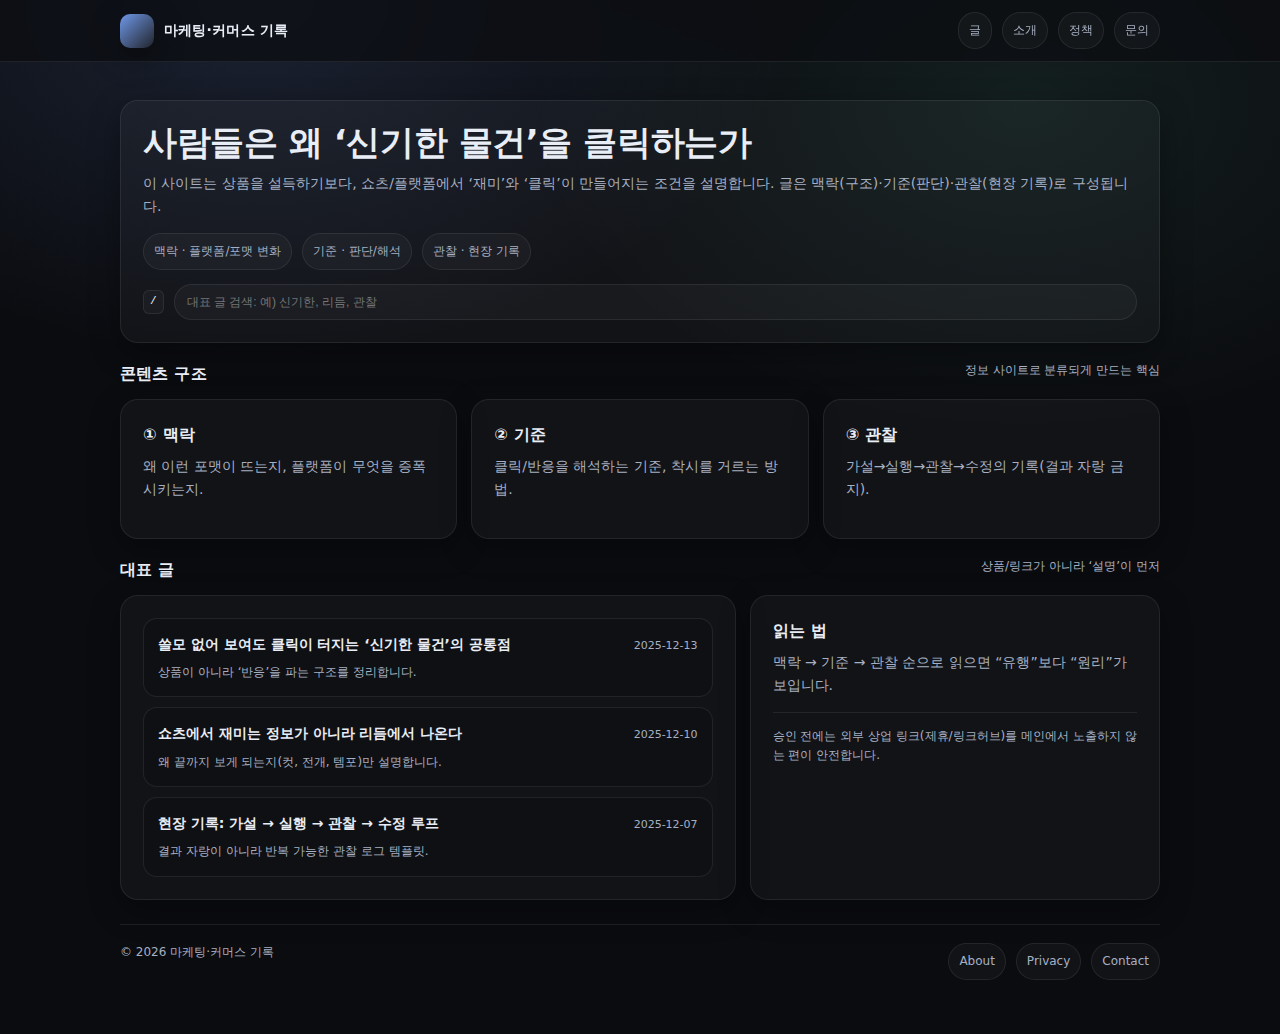
<file: index.html>
<!DOCTYPE html>
<html lang="ko">
  <head>
    <meta charset="utf-8" />
    <meta name="viewport" content="width=device-width,initial-scale=1" />
    <title>마케팅·커머스 기록</title>
    <meta
      name="description"
      content="한국 커머스 환경에서 ‘클릭/재미/유입’이 만들어지는 방식을 기록합니다."
    />
    <link rel="stylesheet" href="assets/style.css" />
  </head>
  <body>
    <div class="topbar">
      <div class="inner">
        <a class="brand" href="/">
          <div class="logo" aria-hidden="true"></div>
          <strong>마케팅·커머스 기록</strong>
        </a>
        <nav class="nav" aria-label="주요 메뉴">
          <a class="pill" href="posts/">글</a>
          <a class="pill" href="about.html">소개</a>
          <a class="pill" href="privacy.html">정책</a>
          <a class="pill" href="contact.html">문의</a>
        </nav>
      </div>
    </div>

    <main class="wrap">
      <section class="card pad" style="margin-top: 18px">
        <h1>사람들은 왜 ‘신기한 물건’을 클릭하는가</h1>
        <p class="lead">
          이 사이트는 상품을 설득하기보다, 쇼츠/플랫폼에서 ‘재미’와 ‘클릭’이
          만들어지는 조건을 설명합니다. 글은 맥락(구조)·기준(판단)·관찰(현장
          기록)로 구성됩니다.
        </p>
        <div style="display: flex; gap: 10px; flex-wrap: wrap">
          <span class="pill">맥락 · 플랫폼/포맷 변화</span>
          <span class="pill">기준 · 판단/해석</span>
          <span class="pill">관찰 · 현장 기록</span>
        </div>

        <div
          style="
            margin-top: 14px;
            display: flex;
            gap: 10px;
            flex-wrap: wrap;
            align-items: center;
          "
        >
          <span class="kbd">/</span>
          <input
            id="q"
            placeholder="대표 글 검색: 예) 신기한, 리듬, 관찰"
            style="
              flex: 1;
              min-width: 220px;
              padding: 10px 12px;
              border-radius: 999px;
              border: 1px solid var(--line);
              background: rgba(255, 255, 255, 0.03);
              color: var(--text);
              outline: 0;
              font-size: 12px;
            "
          />
        </div>
      </section>

      <section>
        <div class="section-title">
          <h2>콘텐츠 구조</h2>
          <p>정보 사이트로 분류되게 만드는 핵심</p>
        </div>
        <div class="grid-3">
          <div class="card pad">
            <h2>① 맥락</h2>
            <p class="lead" style="margin-top: 8px">
              왜 이런 포맷이 뜨는지, 플랫폼이 무엇을 증폭시키는지.
            </p>
          </div>
          <div class="card pad">
            <h2>② 기준</h2>
            <p class="lead" style="margin-top: 8px">
              클릭/반응을 해석하는 기준, 착시를 거르는 방법.
            </p>
          </div>
          <div class="card pad">
            <h2>③ 관찰</h2>
            <p class="lead" style="margin-top: 8px">
              가설→실행→관찰→수정의 기록(결과 자랑 금지).
            </p>
          </div>
        </div>
      </section>

      <section id="featured">
        <div class="section-title">
          <h2>대표 글</h2>
          <p>상품/링크가 아니라 ‘설명’이 먼저</p>
        </div>
        <div class="grid-2">
          <div class="card pad">
            <div id="featuredList" style="display: grid; gap: 10px"></div>
          </div>
          <div class="card pad">
            <h2>읽는 법</h2>
            <p class="lead" style="margin-top: 8px">
              맥락 → 기준 → 관찰 순으로 읽으면 “유행”보다 “원리”가 보입니다.
            </p>
            <div
              style="
                border-top: 1px solid var(--line);
                margin-top: 14px;
                padding-top: 14px;
                color: var(--muted);
                font-size: 12px;
              "
            >
              승인 전에는 외부 상업 링크(제휴/링크허브)를 메인에서 노출하지 않는
              편이 안전합니다.
            </div>
          </div>
        </div>
      </section>

      <div class="footer">
        <div>© <span id="year"></span> 마케팅·커머스 기록</div>
        <div style="display: flex; gap: 10px; flex-wrap: wrap">
          <a class="pill" href="/about.html">About</a>
          <a class="pill" href="/privacy.html">Privacy</a>
          <a class="pill" href="/contact.html">Contact</a>
        </div>
      </div>
    </main>

    <script src="assets/main.js"></script>
  </body>
</html>
</file>
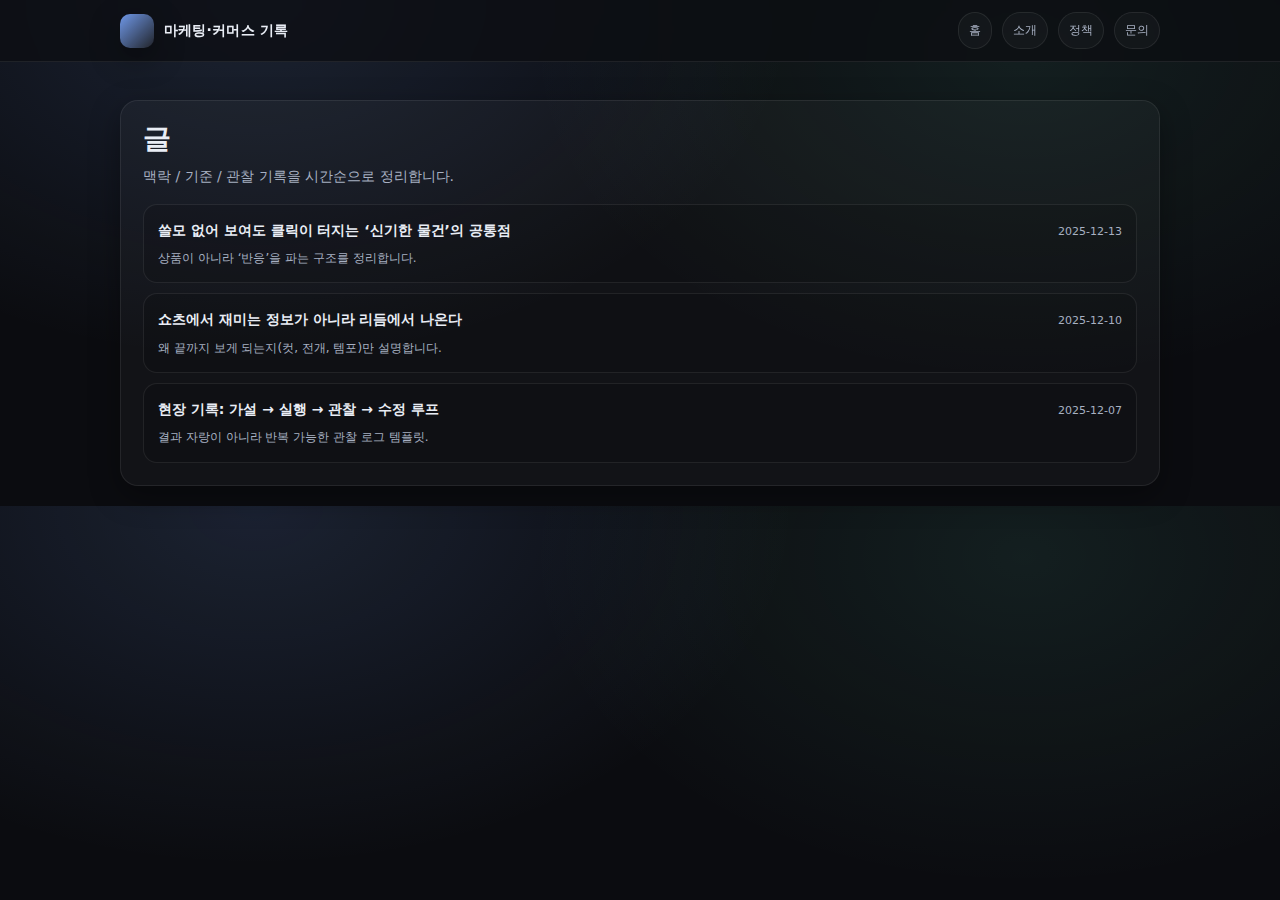
<file: posts/index.html>
<!DOCTYPE html>
<html lang="ko">
  <head>
    <meta charset="utf-8" />
    <meta name="viewport" content="width=device-width,initial-scale=1" />
    <title>글 - 마케팅·커머스 기록</title>
    <link rel="stylesheet" href="../assets/style.css" />
  </head>
  <body>
    <div class="topbar">
      <div class="inner">
        <a class="brand" href="/"
          ><div class="logo" aria-hidden="true"></div>
          <strong>마케팅·커머스 기록</strong></a
        >
        <nav class="nav">
          <a class="pill" href="../index.html">홈</a>
          <a class="pill" href="../about.html">소개</a>
          <a class="pill" href="../privacy.html">정책</a>
          <a class="pill" href="../contact.html">문의</a>
        </nav>
      </div>
    </div>

    <main class="wrap">
      <section class="card pad" style="margin-top: 18px">
        <h1 style="font-size: 28px">글</h1>
        <p class="lead">맥락 / 기준 / 관찰 기록을 시간순으로 정리합니다.</p>

        <div style="display: grid; gap: 10px">
          <a class="post" href="2025-12-13-why-we-click-weird.html">
            <div class="top">
              <h4>쓸모 없어 보여도 클릭이 터지는 ‘신기한 물건’의 공통점</h4>
              <time>2025-12-13</time>
            </div>
            <p>상품이 아니라 ‘반응’을 파는 구조를 정리합니다.</p>
          </a>

          <a class="post" href="2025-12-10-shorts-rhythm.html">
            <div class="top">
              <h4>쇼츠에서 재미는 정보가 아니라 리듬에서 나온다</h4>
              <time>2025-12-10</time>
            </div>
            <p>왜 끝까지 보게 되는지(컷, 전개, 템포)만 설명합니다.</p>
          </a>

          <a class="post" href="2025-12-07-field-notes-loop.html">
            <div class="top">
              <h4>현장 기록: 가설 → 실행 → 관찰 → 수정 루프</h4>
              <time>2025-12-07</time>
            </div>
            <p>결과 자랑이 아니라 반복 가능한 관찰 로그 템플릿.</p>
          </a>
        </div>
      </section>
    </main>
  </body>
</html>
</file>
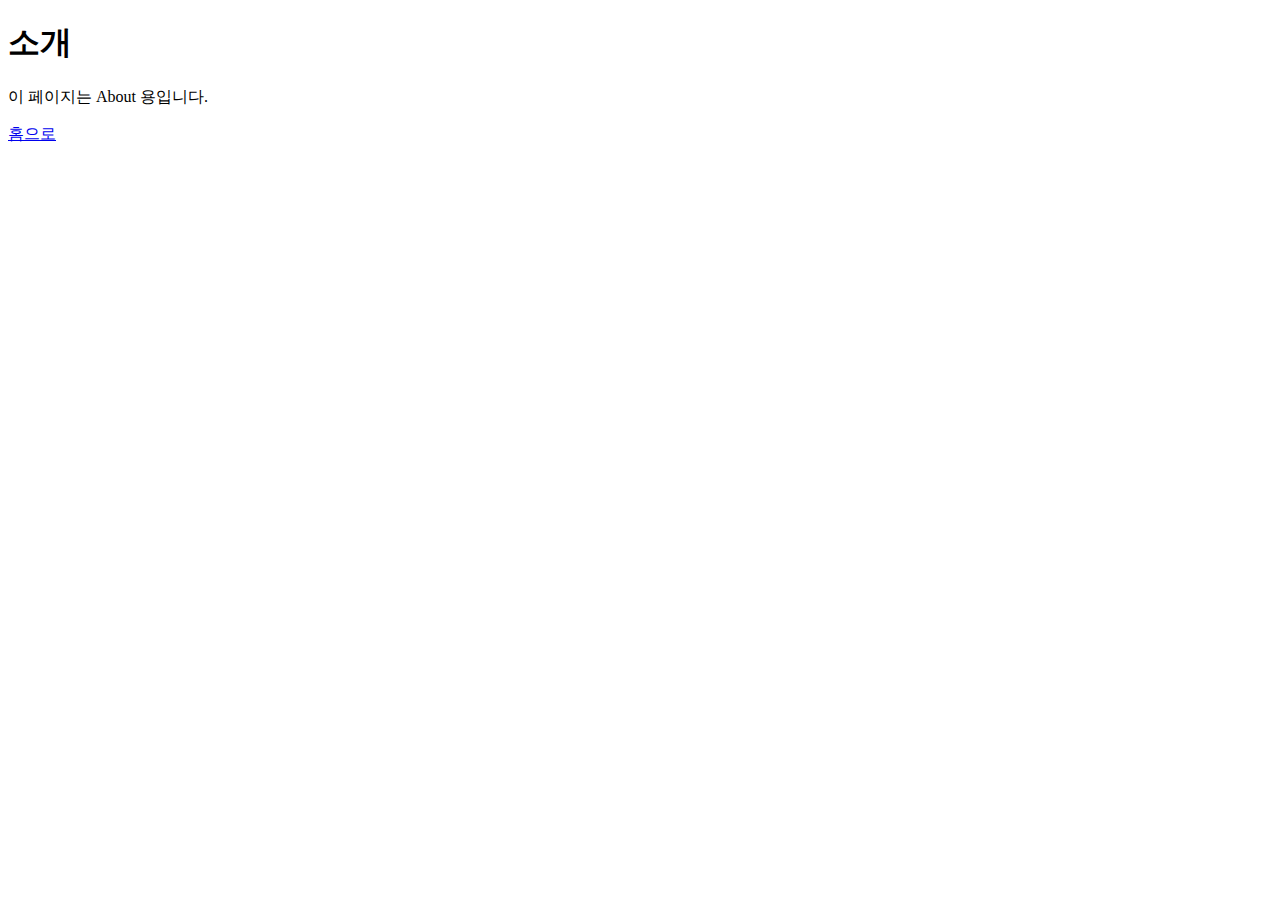
<file: about.html>
<!DOCTYPE html>
<html lang="ko">
  <head>
    <meta charset="utf-8" />
    <title>소개</title>
    <meta name="viewport" content="width=device-width, initial-scale=1" />
  </head>
  <body>
    <h1>소개</h1>
    <p>이 페이지는 About 용입니다.</p>
    <p><a href="/">홈으로</a></p>
  </body>
</html>
</file>
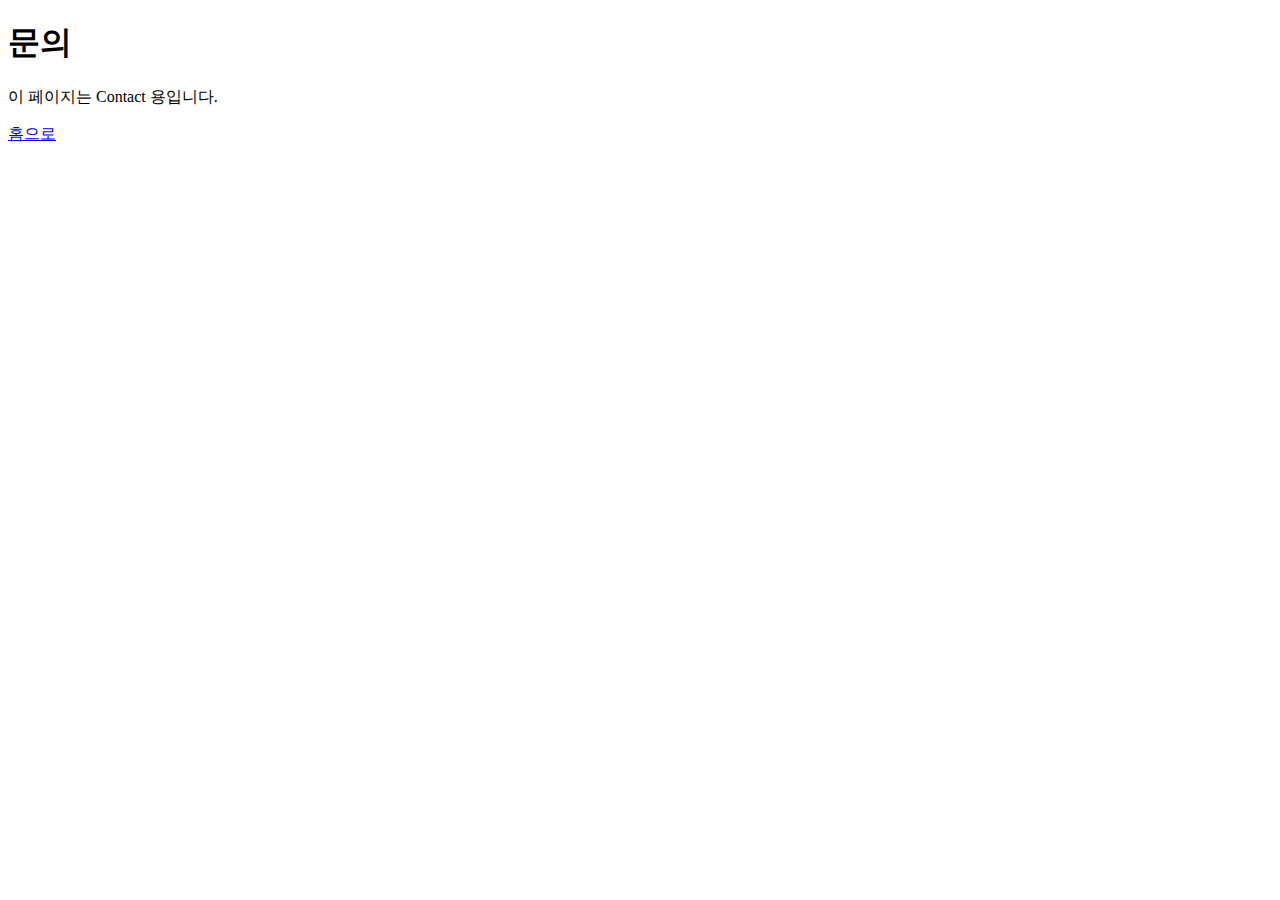
<file: contact.html>
<!DOCTYPE html>
<html lang="ko">
  <head>
    <meta charset="utf-8" />
    <title>문의</title>
    <meta name="viewport" content="width=device-width, initial-scale=1" />
  </head>
  <body>
    <h1>문의</h1>
    <p>이 페이지는 Contact 용입니다.</p>
    <p><a href="/">홈으로</a></p>
  </body>
</html>
</file>
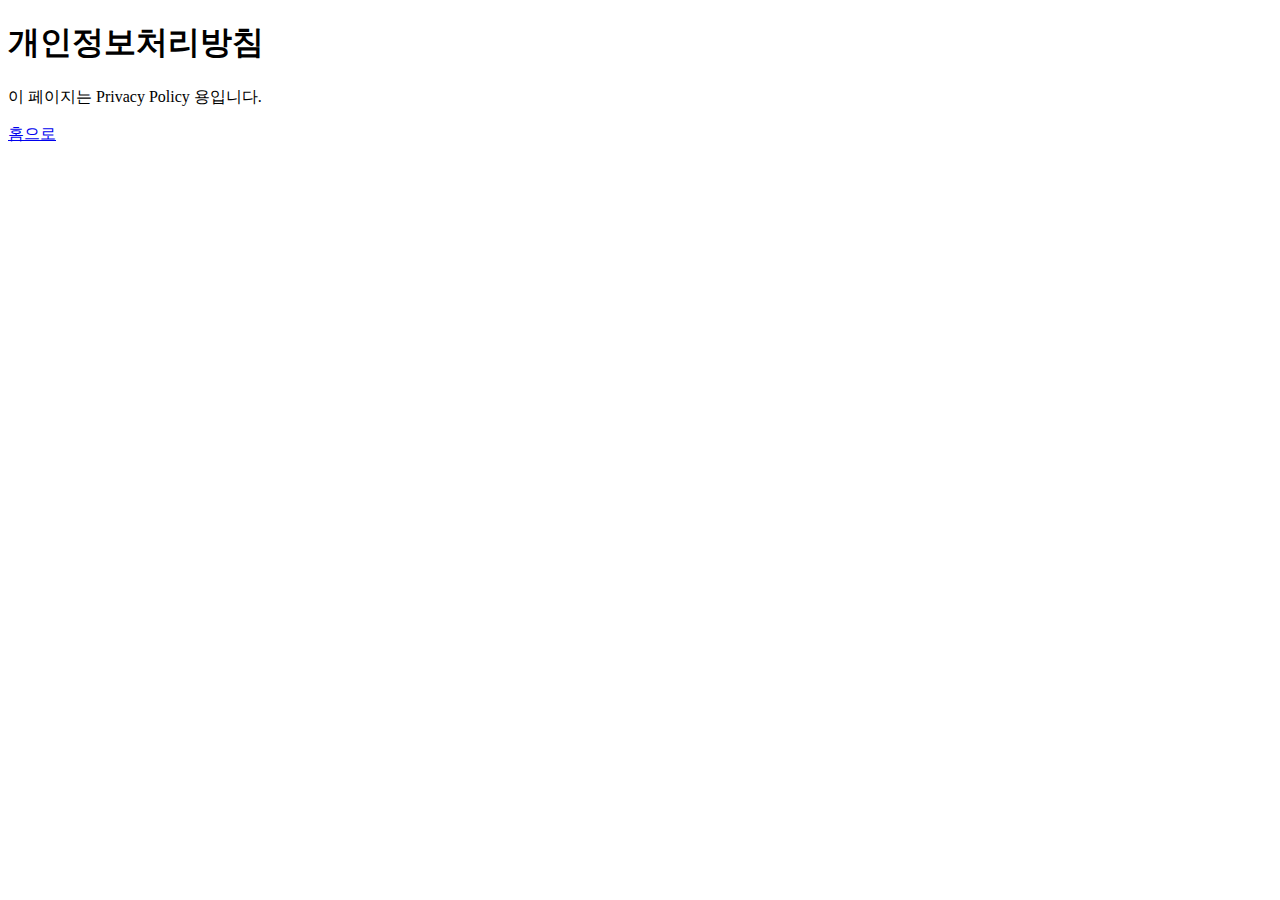
<file: privacy.html>
<!DOCTYPE html>
<html lang="ko">
  <head>
    <meta charset="utf-8" />
    <title>개인정보처리방침</title>
    <meta name="viewport" content="width=device-width, initial-scale=1" />
  </head>
  <body>
    <h1>개인정보처리방침</h1>
    <p>이 페이지는 Privacy Policy 용입니다.</p>
    <p><a href="/">홈으로</a></p>
  </body>
</html>
</file>
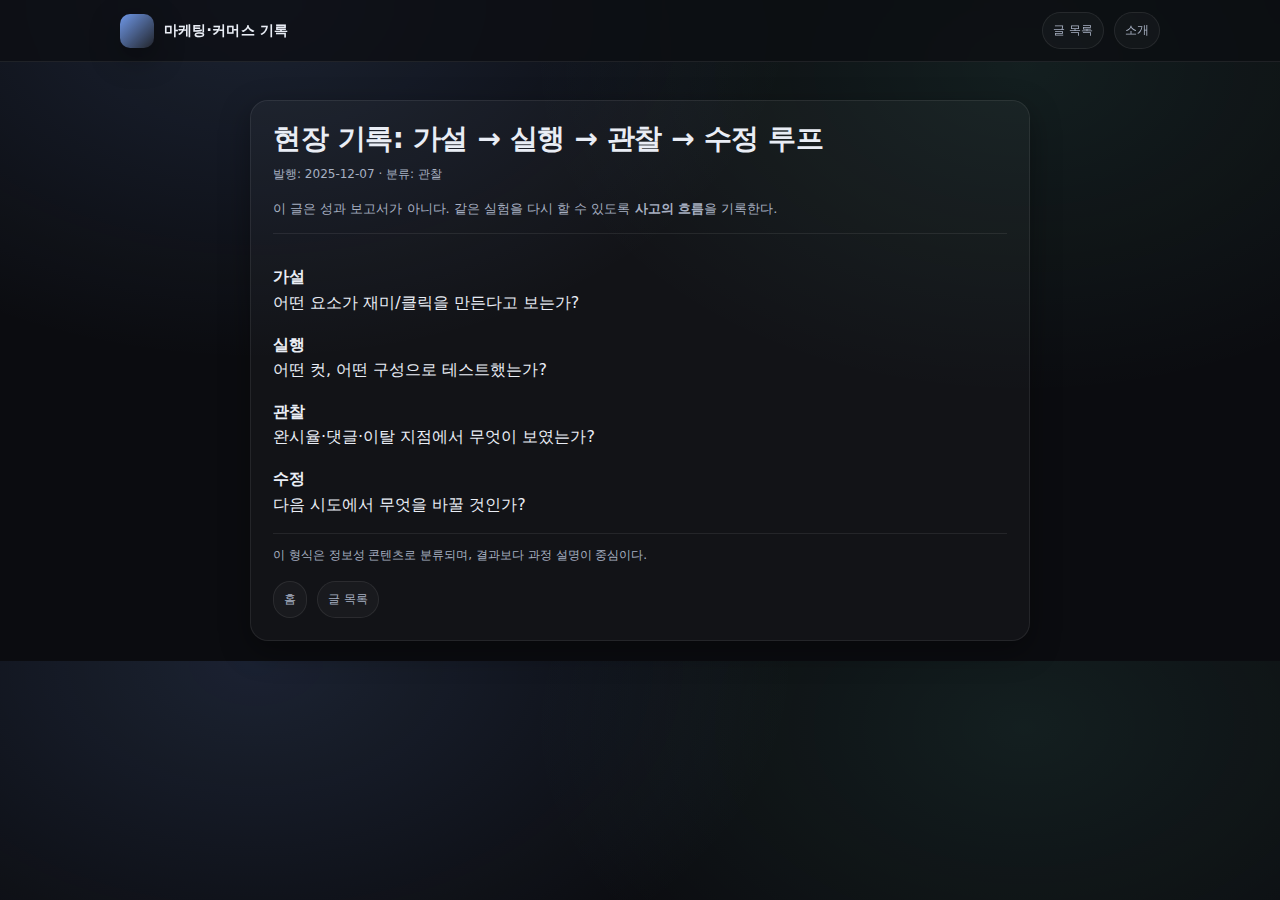
<file: posts/2025-12-07-field-notes-loop.html>
<!DOCTYPE html>
<html lang="ko">
  <head>
    <meta charset="utf-8" />
    <meta name="viewport" content="width=device-width, initial-scale=1" />
    <title>현장 기록: 가설 → 실행 → 관찰 → 수정 루프</title>
    <meta
      name="description"
      content="결과 자랑이 아닌 반복 가능한 관찰 기록 방식."
    />
    <link rel="stylesheet" href="../assets/style.css" />
  </head>
  <body>
    <div class="topbar">
      <div class="inner">
        <a class="brand" href="../index.html">
          <div class="logo"></div>
          <strong>마케팅·커머스 기록</strong>
        </a>
        <nav class="nav">
          <a class="pill" href="index.html">글 목록</a>
          <a class="pill" href="../about.html">소개</a>
        </nav>
      </div>
    </div>

    <main class="wrap">
      <article class="card pad" style="max-width: 780px; margin: 18px auto 0">
        <h1 style="font-size: 28px">
          현장 기록: 가설 → 실행 → 관찰 → 수정 루프
        </h1>
        <p style="color: var(--muted); font-size: 12px; margin: 6px 0 14px">
          발행: 2025-12-07 · 분류: 관찰
        </p>

        <p style="color: var(--muted); font-size: 13px">
          이 글은 성과 보고서가 아니다. 같은 실험을 다시 할 수 있도록
          <b>사고의 흐름</b>을 기록한다.
        </p>

        <div
          style="
            border-top: 1px solid var(--line);
            margin-top: 14px;
            padding-top: 14px;
          "
        >
          <p><b>가설</b><br />어떤 요소가 재미/클릭을 만든다고 보는가?</p>
          <p><b>실행</b><br />어떤 컷, 어떤 구성으로 테스트했는가?</p>
          <p><b>관찰</b><br />완시율·댓글·이탈 지점에서 무엇이 보였는가?</p>
          <p><b>수정</b><br />다음 시도에서 무엇을 바꿀 것인가?</p>
        </div>

        <div
          style="
            border-top: 1px solid var(--line);
            margin-top: 16px;
            padding-top: 12px;
            color: var(--muted);
            font-size: 12px;
          "
        >
          이 형식은 정보성 콘텐츠로 분류되며, 결과보다 과정 설명이 중심이다.
        </div>

        <div
          style="margin-top: 16px; display: flex; gap: 10px; flex-wrap: wrap"
        >
          <a class="pill" href="../index.html">홈</a>
          <a class="pill" href="index.html">글 목록</a>
        </div>
      </article>
    </main>
  </body>
</html>
</file>
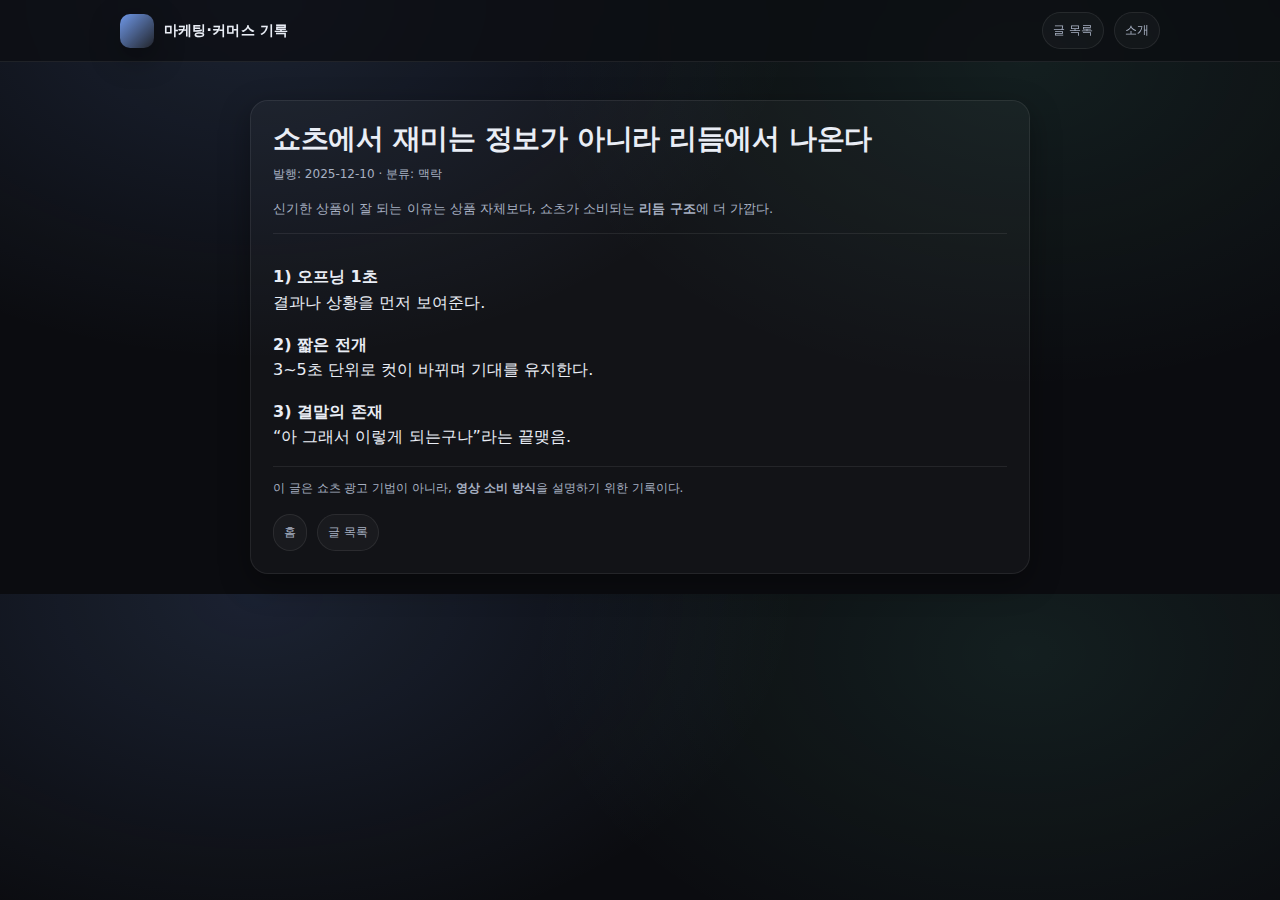
<file: posts/2025-12-10-shorts-rhythm.html>
<!DOCTYPE html>
<html lang="ko">
  <head>
    <meta charset="utf-8" />
    <meta name="viewport" content="width=device-width, initial-scale=1" />
    <title>쇼츠에서 재미는 정보가 아니라 리듬에서 나온다</title>
    <meta
      name="description"
      content="왜 끝까지 보게 되는지, 리듬 구조만 설명합니다."
    />
    <link rel="stylesheet" href="../assets/style.css" />
  </head>
  <body>
    <div class="topbar">
      <div class="inner">
        <a class="brand" href="../index.html">
          <div class="logo"></div>
          <strong>마케팅·커머스 기록</strong>
        </a>
        <nav class="nav">
          <a class="pill" href="index.html">글 목록</a>
          <a class="pill" href="../about.html">소개</a>
        </nav>
      </div>
    </div>

    <main class="wrap">
      <article class="card pad" style="max-width: 780px; margin: 18px auto 0">
        <h1 style="font-size: 28px">
          쇼츠에서 재미는 정보가 아니라 리듬에서 나온다
        </h1>
        <p style="color: var(--muted); font-size: 12px; margin: 6px 0 14px">
          발행: 2025-12-10 · 분류: 맥락
        </p>

        <p style="color: var(--muted); font-size: 13px">
          신기한 상품이 잘 되는 이유는 상품 자체보다, 쇼츠가 소비되는
          <b>리듬 구조</b>에 더 가깝다.
        </p>

        <div
          style="
            border-top: 1px solid var(--line);
            margin-top: 14px;
            padding-top: 14px;
          "
        >
          <p><b>1) 오프닝 1초</b><br />결과나 상황을 먼저 보여준다.</p>
          <p>
            <b>2) 짧은 전개</b><br />3~5초 단위로 컷이 바뀌며 기대를 유지한다.
          </p>
          <p>
            <b>3) 결말의 존재</b><br />“아 그래서 이렇게 되는구나”라는 끝맺음.
          </p>
        </div>

        <div
          style="
            border-top: 1px solid var(--line);
            margin-top: 16px;
            padding-top: 12px;
            color: var(--muted);
            font-size: 12px;
          "
        >
          이 글은 쇼츠 광고 기법이 아니라,
          <b>영상 소비 방식</b>을 설명하기 위한 기록이다.
        </div>

        <div
          style="margin-top: 16px; display: flex; gap: 10px; flex-wrap: wrap"
        >
          <a class="pill" href="../index.html">홈</a>
          <a class="pill" href="index.html">글 목록</a>
        </div>
      </article>
    </main>
  </body>
</html>
</file>
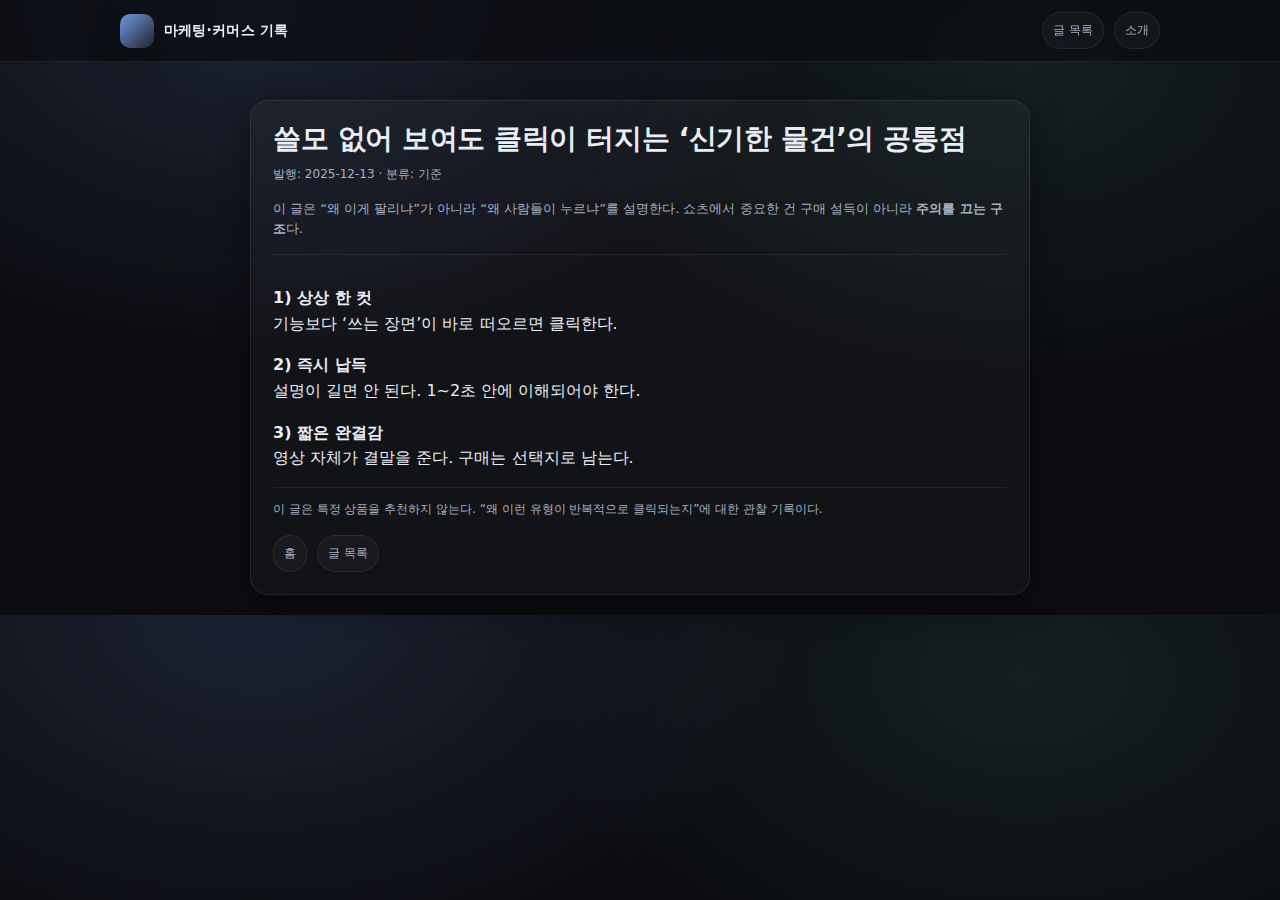
<file: posts/2025-12-13-why-we-click-weird.html>
<!DOCTYPE html>
<html lang="ko">
  <head>
    <meta charset="utf-8" />
    <meta name="viewport" content="width=device-width, initial-scale=1" />
    <title>쓸모 없어 보여도 클릭이 터지는 ‘신기한 물건’의 공통점</title>
    <meta
      name="description"
      content="상품이 아니라 ‘반응’을 파는 구조를 정리합니다."
    />
    <link rel="stylesheet" href="../assets/style.css" />
  </head>
  <body>
    <div class="topbar">
      <div class="inner">
        <a class="brand" href="../index.html">
          <div class="logo"></div>
          <strong>마케팅·커머스 기록</strong>
        </a>
        <nav class="nav">
          <a class="pill" href="index.html">글 목록</a>
          <a class="pill" href="../about.html">소개</a>
        </nav>
      </div>
    </div>

    <main class="wrap">
      <article class="card pad" style="max-width: 780px; margin: 18px auto 0">
        <h1 style="font-size: 28px">
          쓸모 없어 보여도 클릭이 터지는 ‘신기한 물건’의 공통점
        </h1>
        <p style="color: var(--muted); font-size: 12px; margin: 6px 0 14px">
          발행: 2025-12-13 · 분류: 기준
        </p>

        <p style="color: var(--muted); font-size: 13px">
          이 글은 “왜 이게 팔리냐”가 아니라 “왜 사람들이 누르냐”를 설명한다.
          쇼츠에서 중요한 건 구매 설득이 아니라 <b>주의를 끄는 구조</b>다.
        </p>

        <div
          style="
            border-top: 1px solid var(--line);
            margin-top: 14px;
            padding-top: 14px;
          "
        >
          <p>
            <b>1) 상상 한 컷</b><br />기능보다 ‘쓰는 장면’이 바로 떠오르면
            클릭한다.
          </p>
          <p>
            <b>2) 즉시 납득</b><br />설명이 길면 안 된다. 1~2초 안에 이해되어야
            한다.
          </p>
          <p>
            <b>3) 짧은 완결감</b><br />영상 자체가 결말을 준다. 구매는 선택지로
            남는다.
          </p>
        </div>

        <div
          style="
            border-top: 1px solid var(--line);
            margin-top: 16px;
            padding-top: 12px;
            color: var(--muted);
            font-size: 12px;
          "
        >
          이 글은 특정 상품을 추천하지 않는다. “왜 이런 유형이 반복적으로
          클릭되는지”에 대한 관찰 기록이다.
        </div>

        <div
          style="margin-top: 16px; display: flex; gap: 10px; flex-wrap: wrap"
        >
          <a class="pill" href="../index.html">홈</a>
          <a class="pill" href="index.html">글 목록</a>
        </div>
      </article>
    </main>
  </body>
</html>
</file>
<file: assets/style.css>
:root {
  --bg: #0b0c10;
  --text: #e9edf5;
  --muted: #a7b0c2;
  --line: rgba(255, 255, 255, 0.08);
  --shadow: 0 10px 30px rgba(0, 0, 0, 0.35);
  --radius: 18px;
  --max: 1080px;
}
* {
  box-sizing: border-box;
}
body {
  margin: 0;
  font-family: ui-sans-serif, system-ui, -apple-system, 'Apple SD Gothic Neo',
    'Noto Sans KR', Segoe UI, Roboto, Helvetica, Arial, sans-serif;
  background: radial-gradient(
      900px 600px at 20% 0%,
      rgba(122, 167, 255, 0.14),
      transparent 60%
    ),
    radial-gradient(
      900px 600px at 80% 10%,
      rgba(120, 255, 214, 0.08),
      transparent 55%
    ),
    var(--bg);
  color: var(--text);
  line-height: 1.6;
}
a {
  color: inherit;
  text-decoration: none;
}
.wrap {
  max-width: var(--max);
  margin: 0 auto;
  padding: 20px;
}

/* Topbar */
.topbar {
  position: sticky;
  top: 0;
  z-index: 50;
  background: rgba(11, 12, 16, 0.72);
  backdrop-filter: blur(10px);
  border-bottom: 1px solid var(--line);
}
.topbar .inner {
  max-width: var(--max);
  margin: 0 auto;
  padding: 12px 20px;
  display: flex;
  align-items: center;
  justify-content: space-between;
  gap: 12px;
}
.brand {
  display: flex;
  align-items: center;
  gap: 10px;
}
.logo {
  width: 34px;
  height: 34px;
  border-radius: 10px;
  background: linear-gradient(
    135deg,
    rgba(122, 167, 255, 0.9),
    rgba(255, 255, 255, 0.08)
  );
  box-shadow: var(--shadow);
}
.brand strong {
  font-size: 14px;
  letter-spacing: 0.2px;
}
.nav {
  display: flex;
  gap: 10px;
  flex-wrap: wrap;
}
.pill {
  padding: 8px 10px;
  border: 1px solid var(--line);
  border-radius: 999px;
  font-size: 12px;
  color: var(--muted);
  background: rgba(255, 255, 255, 0.03);
}
.pill:hover {
  border-color: rgba(122, 167, 255, 0.35);
  color: var(--text);
}

/* Cards / layout */
.card {
  background: rgba(255, 255, 255, 0.03);
  border: 1px solid var(--line);
  border-radius: var(--radius);
  box-shadow: var(--shadow);
}
.card.pad {
  padding: 22px;
}
h1 {
  margin: 0 0 10px;
  font-size: 34px;
  letter-spacing: -0.4px;
  line-height: 1.15;
}
h2 {
  margin: 0;
  font-size: 16px;
  letter-spacing: 0.2px;
}
.lead {
  color: var(--muted);
  font-size: 14px;
  margin: 0 0 16px;
}

.section-title {
  display: flex;
  justify-content: space-between;
  gap: 12px;
  margin: 18px 0 12px;
}
.section-title p {
  margin: 0;
  color: var(--muted);
  font-size: 12px;
}

.grid-2 {
  display: grid;
  grid-template-columns: 1.2fr 0.8fr;
  gap: 14px;
}
.grid-3 {
  display: grid;
  grid-template-columns: repeat(3, 1fr);
  gap: 14px;
}

.post {
  display: block;
  padding: 14px;
  border: 1px solid var(--line);
  border-radius: 14px;
  background: rgba(0, 0, 0, 0.12);
}
.post:hover {
  border-color: rgba(122, 167, 255, 0.35);
}
.post .top {
  display: flex;
  justify-content: space-between;
  gap: 10px;
  align-items: baseline;
}
.post h3,
.post h4 {
  margin: 0;
  font-size: 14px;
}
.post time {
  font-size: 11px;
  color: var(--muted);
}
.post p {
  margin: 8px 0 0;
  color: var(--muted);
  font-size: 12px;
}

.kbd {
  font-family: ui-monospace, SFMono-Regular, Menlo, Monaco, Consolas,
    'Liberation Mono', 'Courier New', monospace;
  font-size: 11px;
  padding: 2px 6px;
  border: 1px solid var(--line);
  border-radius: 6px;
  background: rgba(255, 255, 255, 0.03);
}

.footer {
  margin-top: 24px;
  border-top: 1px solid var(--line);
  padding: 18px 0 34px;
  color: var(--muted);
  font-size: 12px;
  display: flex;
  justify-content: space-between;
  gap: 10px;
  flex-wrap: wrap;
}

@media (max-width: 860px) {
  .grid-2,
  .grid-3 {
    grid-template-columns: 1fr;
  }
  h1 {
    font-size: 28px;
  }
}
</file>
